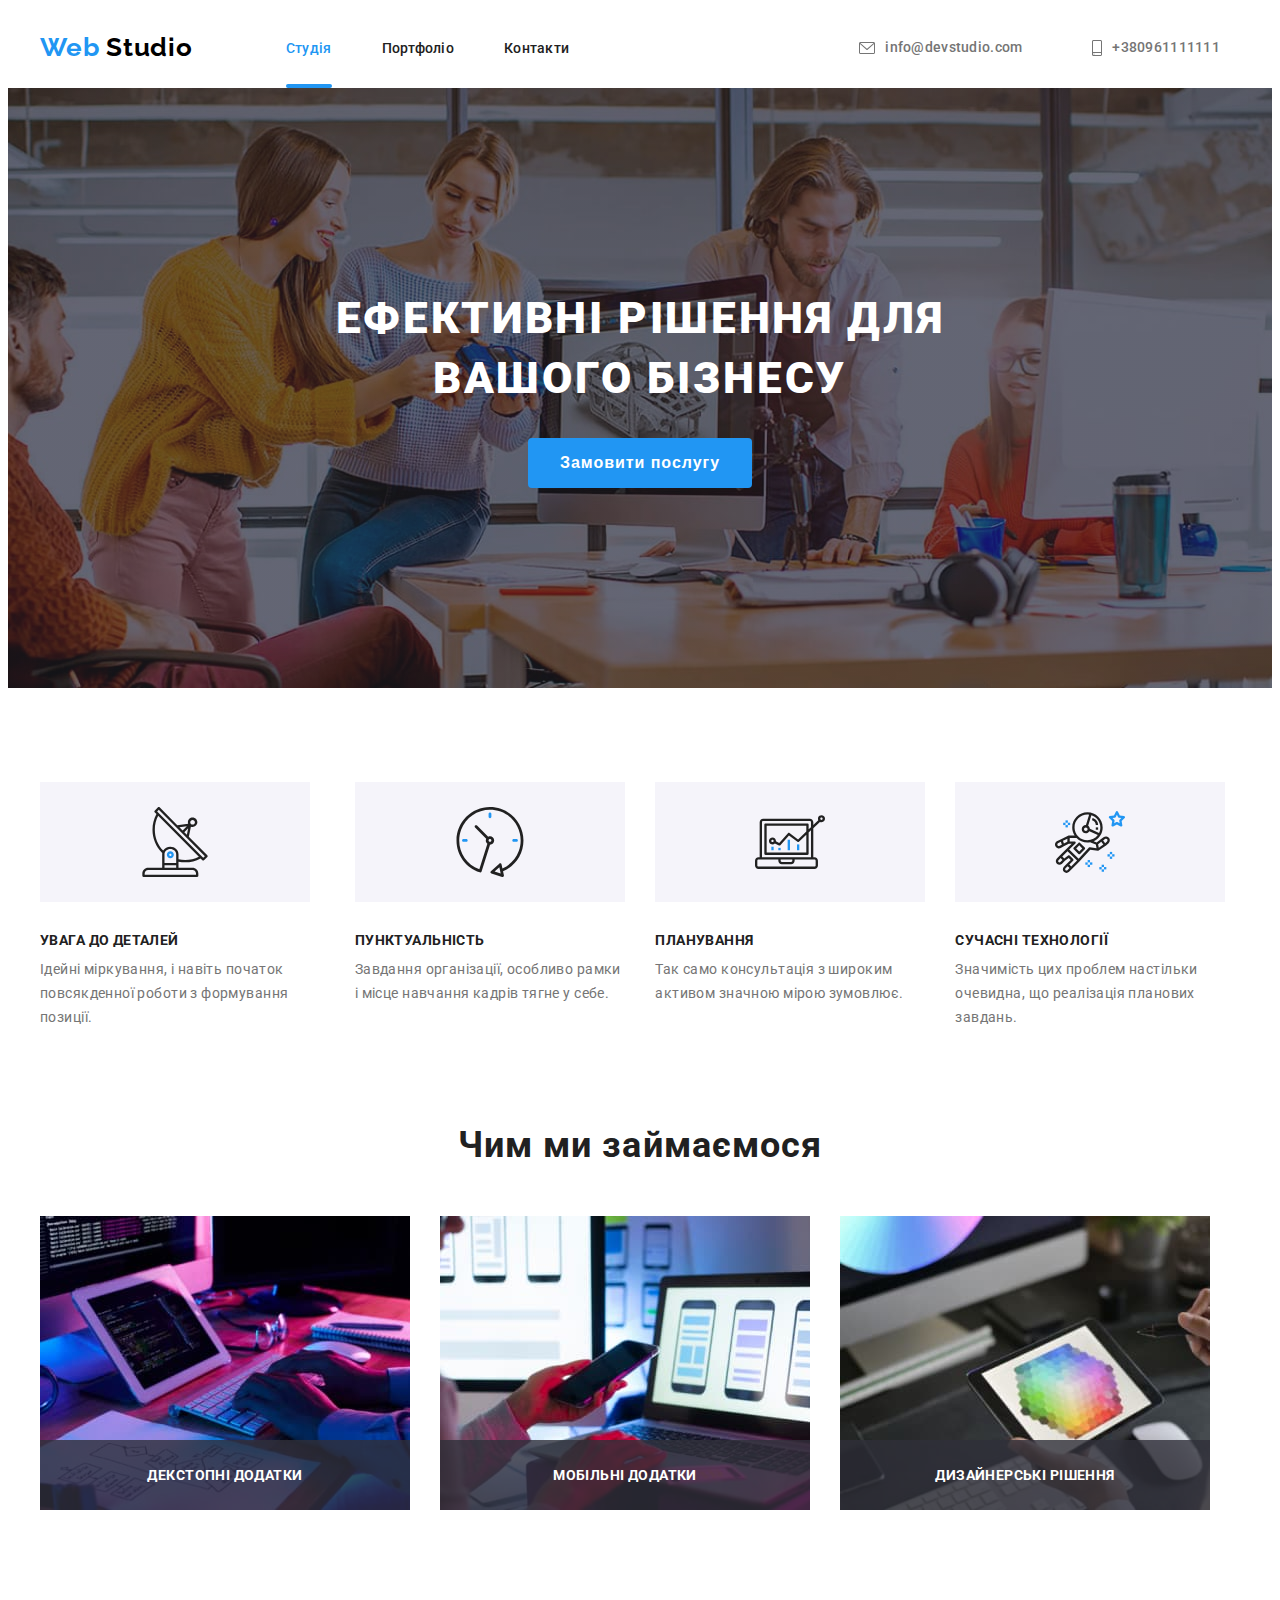
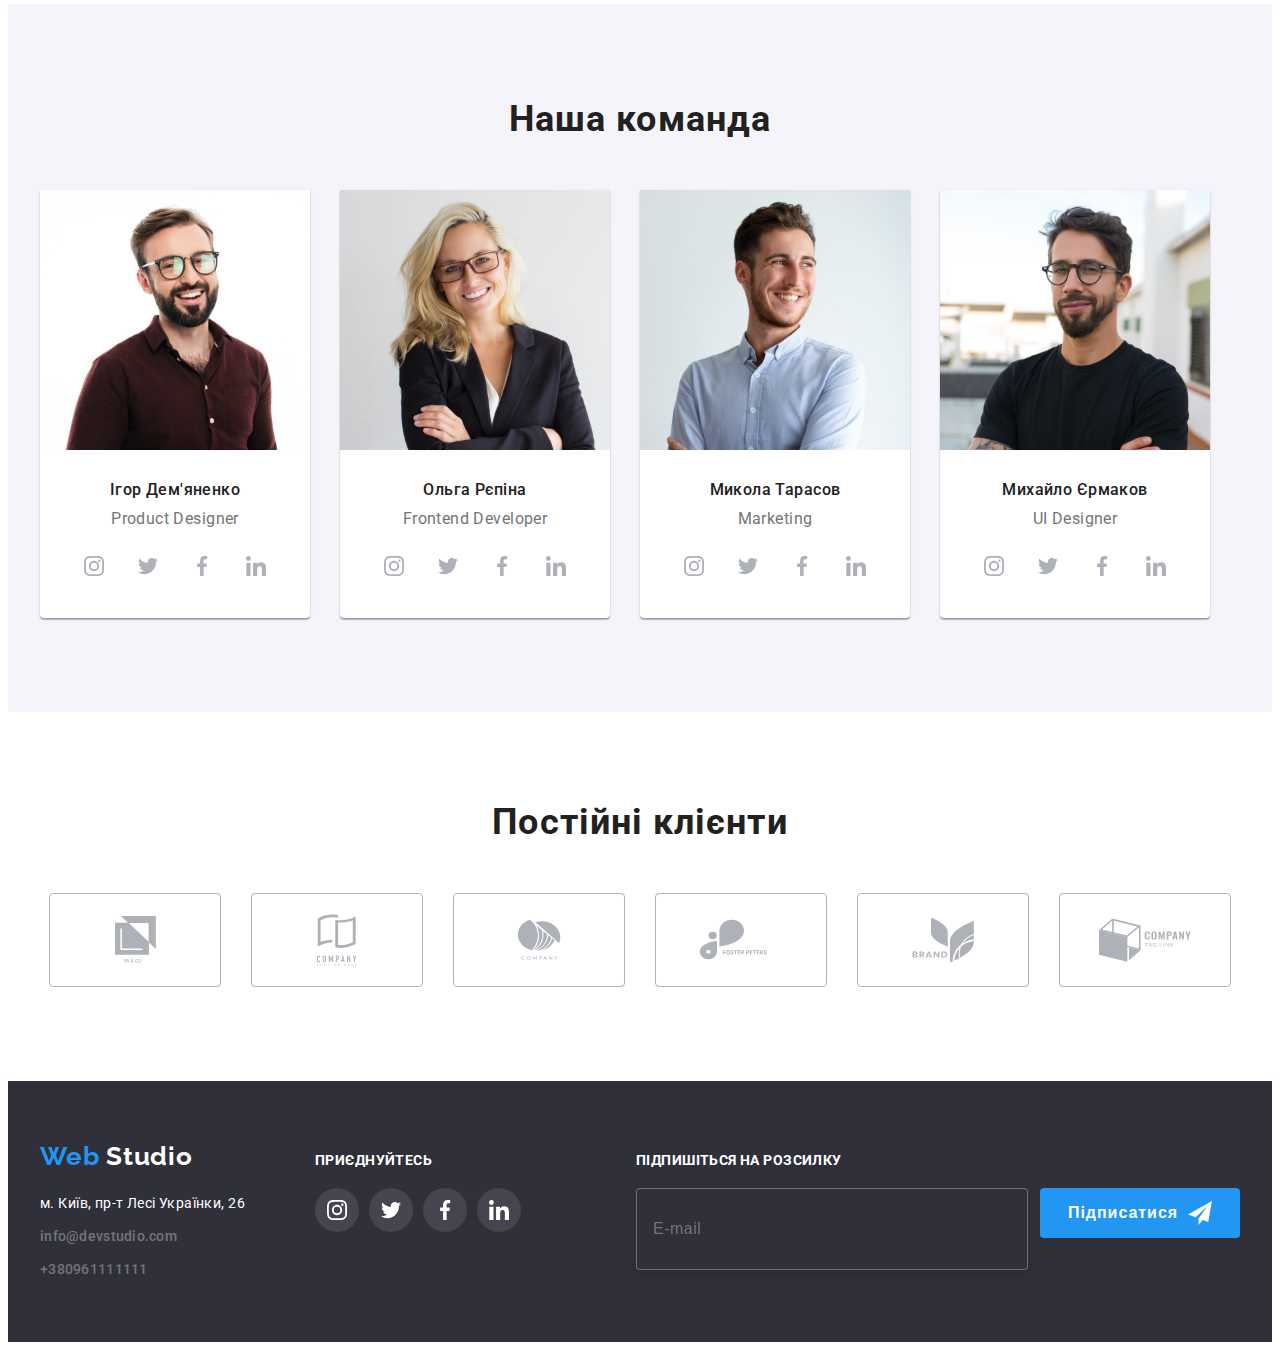
<file: index.html>
<!DOCTYPE html>
<html lang="uk">
	<head>
		<meta charset="UTF-8" />
		<meta http-equiv="X-UA-Compatible" content="IE=edge" />
		<meta name="viewport" content="width=device-width, initial-scale=1.0" />
		<title>Document</title>
		<link rel="stylesheet" href="https://cdnjs.cloudflare.com/ajax/libs/modern-normalize/1.1.0/modern-normalize.min.css" integrity="sha512-wpPYUAdjBVSE4KJnH1VR1HeZfpl1ub8YT/NKx4PuQ5NmX2tKuGu6U/JRp5y+Y8XG2tV+wKQpNHVUX03MfMFn9Q==" crossorigin="anonymous" referrerpolicy="no-referrer" />
		<link href="https://fonts.googleapis.com/css2?family=Raleway:wght@700&family=Roboto:wght@400;500;700;900&display=swap" rel="stylesheet" />
		<link rel="stylesheet" href="./css/style.css" />
	</head>

	<body>
		<header>
			<div class="container container-header">
				<a href="./index.html" class="logo-link">
					Web
					<span class="logo-first">Studio</span>
				</a>
				<nav class="nav-sect">
					<ul class="nav-list">
						<div class="nav-decor">
							<li class="nav-item"><a href="./index.html" class="nav-link current">Студія</a></li>
						</div>
						<li class="nav-item"><a href="./portfolio.html" class="nav-link">Портфоліо</a></li>
						<li class="nav-item"><a href="./index.html" class="nav-link">Контакти</a></li>
					</ul>
				</nav>
				<ul class="contacts-list">
					<li class="contacts-item">
						<a href="mailto:info@devstudio.com" class="contacts-link">
							<svg class="mailto-icon" width="16" height="12">
								<use href="./images/icons.svg/icons.svg#icon-mail"></use>
							</svg>
							info@devstudio.com
						</a>
					</li>
					<li class="contacts-item">
						<a href="tel:+380961111111" class="contacts-link">
							<svg class="smartphone-icon" width="10" height="16">
								<use href="./images/icons.svg/icons.svg#smartphone"></use>
							</svg>
							+380961111111
						</a>
					</li>
				</ul>
			</div>
		</header>
		<main>
			<div class="overlay">
				<section class="hero">
					<div class="container">
						<h1 class="hero-title">Ефективні рішення для вашого бізнесу</h1>
						<button type="button" class="hero-btn" data-modal-open>Замовити послугу</button>
					</div>
					<div class="backdrop is-hidden" data-modal>
						<div class="modal">
							<button class="btnbackdrop-close" data-modal-close>
								<svg class="backdrop-icon" width="18" height="18">
									<use href="./images/icons.svg/icons.svg#close-button"></use>
								</svg>
							</button>
							<p class="modal-title">Залиште свої дані, ми вам передзвонимо</p>

							<form class="modal-form">
								<label class="modal-field">
									<span class="modal-text">Ім'я</span>
									<input class="modal-input" type="text" name="fullname" placeholder="  " required />
									<svg class="modal-icon" width="18" height="18">
										<use href="./images/icons.svg/icons.svg#icon-modal-person"></use>
									</svg>
								</label>

								<label class="modal-field">
									<span class="modal-text">Телефон</span>
									<input class="modal-input" type="text" name="tel" placeholder="  " />
									<svg class="modal-icon" width="18" height="18">
										<use href="./images/icons.svg/icons.svg#icon-modal-phone"></use>
									</svg>
								</label>

								<label class="modal-field">
									<span class="modal-text">Пошта</span>
									<input class="modal-input" type="email" name="email" placeholder="  " />
									<svg class="modal-icon" width="18" height="18">
										<use href="./images/icons.svg/icons.svg#icon-modal-email"></use>
									</svg>
								</label>

								<label class="modal-field modal-textarea">
									<span class="modal-text">Коментар</span>
									<textarea class="modal-area" name="feedback" placeholder="Введіть текст"></textarea>
								</label>

								<label class="modal-checkbox">
									<input class="input-checkbox visually-hidden" type="checkbox" name="rules" value=" " />
									<svg class="modal-rules-icon" width="16" height="15">
										<use href="./images/icons.svg/icons.svg#icon-modal-check"></use>
										<use class="checked" href="./images/icons.svg/icons.svg#icon-modal-check1"></use>
									</svg>

									<span>
										Погоджуюся з розсилкою та приймаю
										<a class="modal-link" href="./index.html">Умови договору</a>
									</span>
								</label>

								<button class="modal-btn" type="submit">Відправити</button>
							</form>
						</div>
					</div>
				</section>
			</div>

			<section class="rules-sect">
				<div class="container">
					<h2 class="visually-hidden">Наша робота</h2>
					<ul class="rules-list">
						<li>
							<div class="icon-container">
								<svg class="rules-icon" width="70" height="70">
									<use href="./images/icons.svg/icons.svg#icon-antenna-1"></use>
								</svg>
							</div>
							<h3 class="rules-title">Увага до деталей</h3>
							<p class="rules-text">Ідейні міркування, і навіть початок повсякденної роботи з формування позиції.</p>
						</li>
						<li>
							<div class="icon-container">
								<svg class="rules-icon" width="70" height="70">
									<use href="./images/icons.svg/icons.svg#icon-clock-1"></use>
								</svg>
							</div>
							<h3 class="rules-title">Пунктуальність</h3>
							<p class="rules-text">Завдання організації, особливо рамки і місце навчання кадрів тягне у себе.</p>
						</li>
						<li>
							<div class="icon-container">
								<svg class="rules-icon" width="70" height="70">
									<use href="./images/icons.svg/icons.svg#icon-diagram-1"></use>
								</svg>
							</div>
							<h3 class="rules-title">Планування</h3>
							<p class="rules-text">Так само консультація з широким активом значною мірою зумовлює.</p>
						</li>
						<li>
							<div class="icon-container">
								<svg class="rules-icon" width="70" height="70">
									<use href="./images/icons.svg/icons.svg#icon-astronaut-1"></use>
								</svg>
							</div>
							<h3 class="rules-title">Сучасні технології</h3>
							<p class="rules-text">Значимість цих проблем настільки очевидна, що реалізація планових завдань.</p>
						</li>
					</ul>
				</div>
			</section>

			<section class="work-section">
				<div class="container">
					<h2 class="title">Чим ми займаємося</h2>
					<ul class="work-list">
						<li class="work-item">
							<img src="./images/box1.jpg" alt="Процесс кодинга с помощью разных девайсов" width="370" />

							<p class="work-text">Декстопні додатки</p>
						</li>
						<li class="work-item">
							<img src="./images/box2.jpg" alt="Использование телефона и ноутбука в работе" width="370" />

							<p class="work-text">Мобільні додатки</p>
						</li>
						<li class="work-item">
							<img src="./images/box3.jpg" alt="Иллюстрация дизайна на планшете" width="370" />

							<p class="work-text">Дизайнерські рішення</p>
						</li>
					</ul>
				</div>
			</section>

			<section class="team-section">
				<div class="container">
					<h2 class="title">Наша команда</h2>
					<ul class="team-list">
						<li class="team-item">
							<img src="./images/imagesteam/img1.jpg" alt="Участник команды мужчина в красной рубашке" width="270" />
							<div class="team-block">
								<h3 class="team-title">Ігор Дем'яненко</h3>
								<p class="team-text">Product Designer</p>
								<ul class="socials-list">
									<li>
										<a class="social-link" href="https://www.instagram.com" target="_blank" rel="noopener noreferrer" aria-label="Instagram">
											<svg class="social-icon" width="20" height="20">
												<use href="./images/icons.svg/icons.svg#icon-instagram"></use>
											</svg>
										</a>
									</li>
									<li>
										<a class="social-link" href="https://twitter.com" target="_blank" rel="noopener noreferrer" aria-label="Twitter">
											<svg class="social-icon" width="20" height="20">
												<use href="./images/icons.svg/icons.svg#icon-twitter"></use>
											</svg>
										</a>
									</li>
									<li>
										<a class="social-link" href="https://www.facebook.com" target="_blank" rel="noopener noreferrer" aria-label="Facebook">
											<svg class="social-icon" width="20" height="20">
												<use href="./images/icons.svg/icons.svg#icon-facebook"></use>
											</svg>
										</a>
									</li>
									<li>
										<a class="social-link" href="https://ua.linkedin.com" target="_blank" rel="noopener noreferrer" aria-label="Linkedin">
											<svg class="social-icon" width="20" height="20">
												<use href="./images/icons.svg/icons.svg#icon-linkedin"></use>
											</svg>
										</a>
									</li>
								</ul>
							</div>
						</li>

						<li class="team-item">
							<img src="./images/imagesteam/img2.jpg" alt="Участник команды девушка в пиджаке" width="270" />
							<div class="team-block">
								<h3 class="team-title">Ольга Рєпіна</h3>
								<p class="team-text">Frontend Developer</p>
								<ul class="socials-list">
									<li>
										<a class="social-link" href="https://www.instagram.com" target="_blank" rel="noopener noreferrer" aria-label="Instagram">
											<svg class="social-icon" width="20" height="20">
												<use href="./images/icons.svg/icons.svg#icon-instagram"></use>
											</svg>
										</a>
									</li>
									<li>
										<a class="social-link" href="https://twitter.com" target="_blank" rel="noopener noreferrer" aria-label="Twitter">
											<svg class="social-icon" width="20" height="20">
												<use href="./images/icons.svg/icons.svg#icon-twitter"></use>
											</svg>
										</a>
									</li>
									<li>
										<a class="social-link" href="https://www.facebook.com" target="_blank" rel="noopener noreferrer" aria-label="Facebook">
											<svg class="social-icon" width="20" height="20">
												<use href="./images/icons.svg/icons.svg#icon-facebook"></use>
											</svg>
										</a>
									</li>
									<li>
										<a class="social-link" href="https://ua.linkedin.com" target="_blank" rel="noopener noreferrer" aria-label="Linkedin">
											<svg class="social-icon" width="20" height="20">
												<use href="./images/icons.svg/icons.svg#icon-linkedin"></use>
											</svg>
										</a>
									</li>
								</ul>
							</div>
						</li>
						<li class="team-item">
							<img src="./images/imagesteam/img3.jpg" alt="Участник команды мужчина в синей рубашке" width="270" />
							<div class="team-block">
								<h3 class="team-title">Микола Тарасов</h3>
								<p class="team-text">Marketing</p>
								<ul class="socials-list">
									<li>
										<a class="social-link" href="https://www.instagram.com" target="_blank" rel="noopener noreferrer" aria-label="Instagram">
											<svg class="social-icon" width="20" height="20">
												<use href="./images/icons.svg/icons.svg#icon-instagram"></use>
											</svg>
										</a>
									</li>
									<li>
										<a class="social-link" href="https://twitter.com" target="_blank" rel="noopener noreferrer" aria-label="Twitter">
											<svg class="social-icon" width="20" height="20">
												<use href="./images/icons.svg/icons.svg#icon-twitter"></use>
											</svg>
										</a>
									</li>
									<li>
										<a class="social-link" href="https://www.facebook.com" target="_blank" rel="noopener noreferrer" aria-label="Facebook">
											<svg class="social-icon" width="20" height="20">
												<use href="./images/icons.svg/icons.svg#icon-facebook"></use>
											</svg>
										</a>
									</li>
									<li>
										<a class="social-link" href="https://ua.linkedin.com" target="_blank" rel="noopener noreferrer" aria-label="Linkedin">
											<svg class="social-icon" width="20" height="20">
												<use href="./images/icons.svg/icons.svg#icon-linkedin"></use>
											</svg>
										</a>
									</li>
								</ul>
							</div>
						</li>
						<li class="team-item">
							<img src="./images/imagesteam/img4.jpg" alt="Участник команды мужчина в чёрной футболке" width="270" />
							<div class="team-block">
								<h3 class="team-title">Михайло Єрмаков</h3>
								<p class="team-text">UI Designer</p>
								<ul class="socials-list">
									<li>
										<a class="social-link" href="https://www.instagram.com" target="_blank" rel="noopener noreferrer" aria-label="Instagram">
											<svg class="social-icon" width="20" height="20">
												<use href="./images/icons.svg/icons.svg#icon-instagram"></use>
											</svg>
										</a>
									</li>
									<li>
										<a class="social-link" href="https://twitter.com" target="_blank" rel="noopener noreferrer" aria-label="Twitter">
											<svg class="social-icon" width="20" height="20">
												<use href="./images/icons.svg/icons.svg#icon-twitter"></use>
											</svg>
										</a>
									</li>
									<li>
										<a class="social-link" href="https://www.facebook.com" target="_blank" rel="noopener noreferrer" aria-label="Facebook">
											<svg class="social-icon" width="20" height="20">
												<use href="./images/icons.svg/icons.svg#icon-facebook"></use>
											</svg>
										</a>
									</li>
									<li>
										<a class="social-link" href="https://ua.linkedin.com" target="_blank" rel="noopener noreferrer" aria-label="Linkedin">
											<svg class="social-icon" width="20" height="20">
												<use href="./images/icons.svg/icons.svg#icon-linkedin"></use>
											</svg>
										</a>
									</li>
								</ul>
							</div>
						</li>
					</ul>
				</div>
			</section>
			<section class="clients-sect">
				<div class="container">
					<h2 class="title">Постійні клієнти</h2>
					<ul class="company-list">
						<li>
							<a class="company-link" href="https://twitter.com" target="_blank" rel="noopener noreferrer">
								<svg class="company-icon" width="41" height="47">
									<use href="./images/icons.svg/icons.svg#icon-group1"></use>
								</svg>
							</a>
						</li>
						<li>
							<a class="company-link" href="https://twitter.com" target="_blank" rel="noopener noreferrer">
								<svg class="company-icon" width="40" height="52">
									<use href="./images/icons.svg/icons.svg#icon-group2"></use>
								</svg>
							</a>
						</li>
						<li>
							<a class="company-link" href="https://twitter.com" target="_blank" rel="noopener noreferrer">
								<svg class="company-icon" width="44" height="41">
									<use href="./images/icons.svg/icons.svg#icon-group3"></use>
								</svg>
							</a>
						</li>
						<li>
							<a class="company-link" href="https://twitter.com" target="_blank" rel="noopener noreferrer">
								<svg class="company-icon" width="85" height="41">
									<use href="./images/icons.svg/icons.svg#icon-group4"></use>
								</svg>
							</a>
						</li>
						<li>
							<a class="company-link" href="https://twitter.com" target="_blank" rel="noopener noreferrer">
								<svg class="company-icon" width="63" height="46">
									<use href="./images/icons.svg/icons.svg#icon-group5"></use>
								</svg>
							</a>
						</li>
						<li>
							<a class="company-link" href="https://twitter.com" target="_blank" rel="noopener noreferrer">
								<svg class="company-icon" width="94" height="44">
									<use href="./images/icons.svg/icons.svg#icon-group6"></use>
								</svg>
							</a>
						</li>
					</ul>
				</div>
			</section>
		</main>
		<footer class="footer">
			<div class="container stylefooter-block">
				<div class="info-block">
					<a href="./index.html" class="footer-logo">
						Web
						<span class="logo-second">Studio</span>
					</a>

					<address>
						<ul class="address-list">
							<li class="address-item">
								<a href="https://goo.gl/maps/oQ1zAfRvta3EiJCr7" target="_blank" rel="noopener, nofollow" class="address-link">м. Київ, пр-т Лесі Українки, 26</a>
							</li>
							<li class="address-item">
								<a href="mailto:info@devstudio.com" class="contacts-link">info@devstudio.com</a>
							</li>
							<li class="address-item"><a href="tel:+380961111111" class="contacts-link">+380961111111</a></li>
						</ul>
					</address>
				</div>
				<div class="company-block">
					<h3 class="company-title">Приєднуйтесь</h3>
					<ul class="company-soc-list">
						<li>
							<a class="company-soc-link" href="https://www.instagram.com" target="_blank" rel="noopener noreferrer" aria-label="Instagram">
								<svg class="company-soc-icon" width="20" height="20">
									<use href="./images/icons.svg/icons.svg#icon-instagram"></use>
								</svg>
							</a>
						</li>
						<li>
							<a class="company-soc-link" href="https://twitter.com" target="_blank" rel="noopener noreferrer" aria-label="Twitter">
								<svg class="company-soc-icon" width="20" height="20">
									<use href="./images/icons.svg/icons.svg#icon-twitter"></use>
								</svg>
							</a>
						</li>
						<li>
							<a class="company-soc-link" href="https://www.facebook.com" target="_blank" rel="noopener noreferrer" aria-label="Facebook">
								<svg class="company-soc-icon" width="20" height="20">
									<use href="./images/icons.svg/icons.svg#icon-facebook"></use>
								</svg>
							</a>
						</li>
						<li>
							<a class="company-soc-link" href="https://ua.linkedin.com" target="_blank" rel="noopener noreferrer" aria-label="Linkedin">
								<svg class="company-soc-icon" width="20" height="20">
									<use href="./images/icons.svg/icons.svg#icon-linkedin"></use>
								</svg>
							</a>
						</li>
					</ul>
				</div>

				<div class="subscribe-block">
					<h3 class="company-title">Підпишіться на розсилку</h3>

					<div class="mail-block">
						<label class="mail-field">
							<input class="mail-form" type="email" name="email" placeholder="E-mail" required />
						</label>
						<button class="subscribe-button" type="submit">
							Підписатися
							<svg class="icon-send" width="24" height="24">
								<use href="./images/icons.svg/icons.svg#icon-send"></use>
							</svg>
						</button>
					</div>
				</div>
			</div>
		</footer>
		<script src="./js/modal.js"></script>
	</body>
</html>
</file>
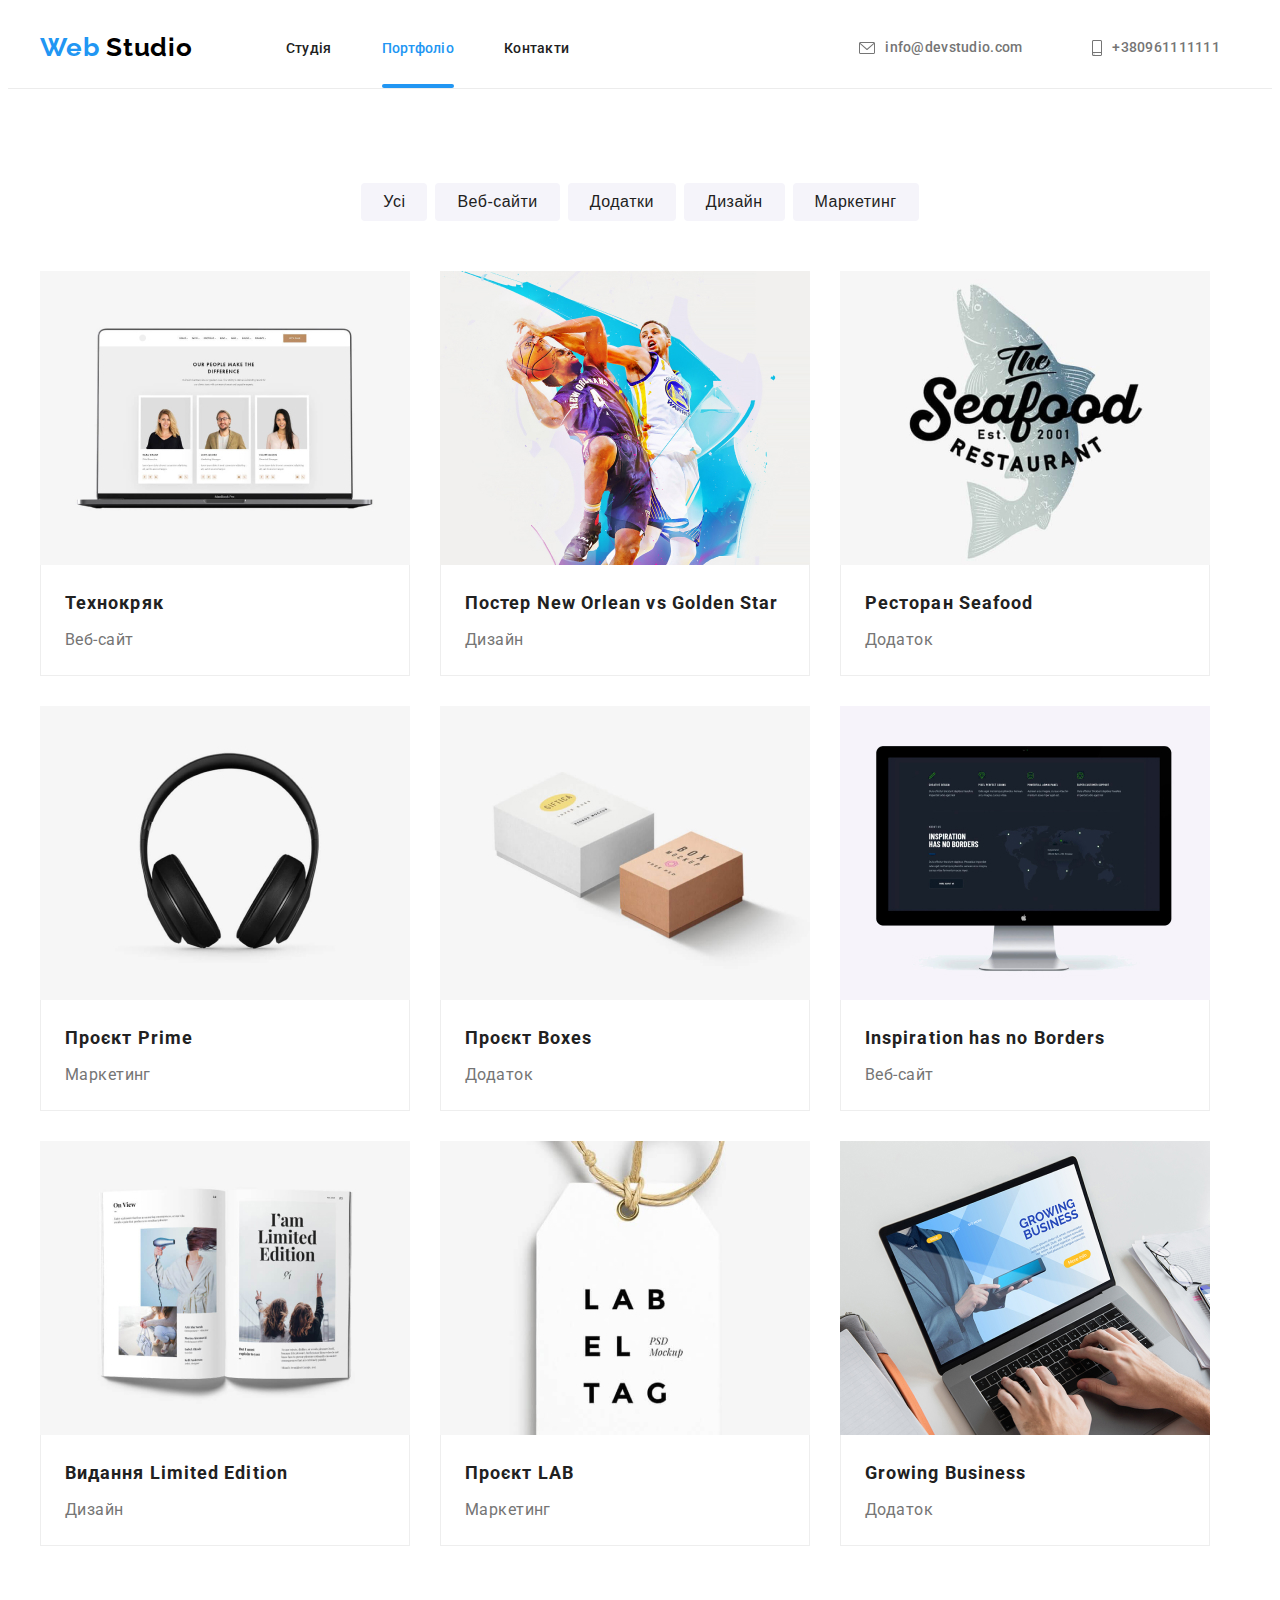
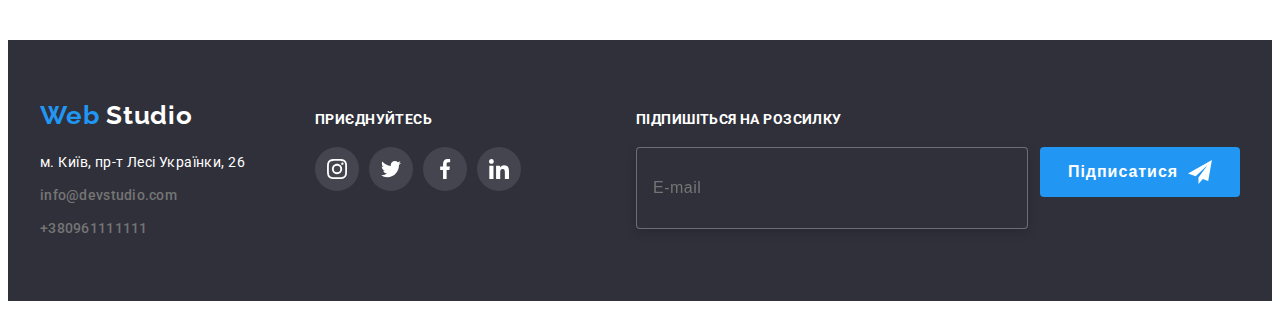
<file: portfolio.html>
<!DOCTYPE html>
<html lang="en">
	<head>
		<meta charset="UTF-8" />
		<meta http-equiv="X-UA-Compatible" content="IE=edge" />
		<meta name="viewport" content="width=device-width, initial-scale=1.0" />
		<link rel="preconnect" href="https://fonts.googleapis.com" />
		<link rel="preconnect" href="https://fonts.gstatic.com" crossorigin />
		<title>Document</title>
		<link rel="stylesheet" href="https://cdnjs.cloudflare.com/ajax/libs/modern-normalize/1.1.0/modern-normalize.min.css" integrity="sha512-wpPYUAdjBVSE4KJnH1VR1HeZfpl1ub8YT/NKx4PuQ5NmX2tKuGu6U/JRp5y+Y8XG2tV+wKQpNHVUX03MfMFn9Q==" crossorigin="anonymous" referrerpolicy="no-referrer" />
		<link href="https://fonts.googleapis.com/css2?family=Raleway:wght@700&family=Roboto:wght@400;500;700;900&display=swap" rel="stylesheet" />
		<link rel="stylesheet" href="./css/style.css" />
	</head>
	<body>
		<header class="header-portfolio">
			<div class="container container-header">
				<a href="./index.html" class="logo-link">
					Web
					<span class="logo-first">Studio</span>
				</a>
				<nav class="nav-sect">
					<ul class="nav-list">
						<li class="nav-item"><a href="./index.html" class="nav-link">Студія</a></li>
						<li class="nav-item"><a href="./portfolio.html" class="nav-link current">Портфоліо</a></li>
						<li class="nav-item"><a href="./index.html" class="nav-link">Контакти</a></li>
					</ul>
				</nav>
				<ul class="contacts-list">
					<li class="contacts-item">
						<a href="mailto:info@devstudio.com" class="contacts-link">
							<svg class="mailto-icon" width="16" height="12">
								<use href="./images/icons.svg/icons.svg#icon-mail"></use>
							</svg>
							info@devstudio.com
						</a>
					</li>
					<li class="contacts-item">
						<a href="tel:+380961111111" class="contacts-link">
							<svg class="smartphone-icon" width="10" height="16">
								<use href="./images/icons.svg/icons.svg#smartphone"></use>
							</svg>
							+380961111111
						</a>
					</li>
				</ul>
			</div>
		</header>
		<main>
			<section class="main-sect">
				<div class="container">
					<h1 class="visually-hidden">Наші проекти</h1>
					<ul class="nav-projects-list">
						<li><button type="button" class="nav-projects-btn">Усі</button></li>
						<li>
							<button type="button" class="nav-projects-btn">Веб-сайти</button>
						</li>
						<li>
							<button type="button" class="nav-projects-btn">Додатки</button>
						</li>
						<li>
							<button type="button" class="nav-projects-btn">Дизайн</button>
						</li>
						<li>
							<button type="button" class="nav-projects-btn">Маркетинг</button>
						</li>
					</ul>
					<ul class="projects-list">
						<li class="projects-item">
							<a href="./portfolio.html" class="projects-link link">
								<div class="projects-thumb">
									<img src="./images/portfolio/img1.jpg" alt="Екран с нашей командой" width="370" />
									<div class="overlay-thumb">
										<p class="overlay-text">Ресурс пропонує комплексні пропозиції з різним рівнем функціоналу та сервісів. Все це дозволить відвідувачу отримати вичерпні відомості про компанію чи приватну особу.</p>
									</div>
								</div>

								<div class="projects-block">
									<h2 class="projects-title">Технокряк</h2>
									<p class="projects-text">Веб-сайт</p>
								</div>
							</a>
						</li>

						<li class="projects-item">
							<a href="./portfolio.html" class="projects-link link">
								<div class="projects-thumb">
									<img src="./images/portfolio/img2.jpg" alt="Игра в баскетбол" width="370" />
									<div class="overlay-thumb">
										<p class="overlay-text">Ресурс пропонує комплексні пропозиції з різним рівнем функціоналу та сервісів. Все це дозволить відвідувачу отримати вичерпні відомості про компанію чи приватну особу.</p>
									</div>
								</div>
								<div class="projects-block">
									<h2 class="projects-title">Постер New Orlean vs Golden Star</h2>
									<p class="projects-text">Дизайн</p>
								</div>
							</a>
						</li>
						<li class="projects-item">
							<a href="./portfolio.html" class="projects-link link">
								<div class="projects-thumb">
									<img src="./images/portfolio/img3.jpg" alt="Логотип ресторана seafood" width="370" />
									<div class="overlay-thumb">
										<p class="overlay-text">Ресурс пропонує комплексні пропозиції з різним рівнем функціоналу та сервісів. Все це дозволить відвідувачу отримати вичерпні відомості про компанію чи приватну особу.</p>
									</div>
								</div>
								<div class="projects-block">
									<h2 class="projects-title">Ресторан Seafood</h2>
									<p class="projects-text">Додаток</p>
								</div>
							</a>
						</li>
						<li class="projects-item">
							<a href="./portfolio.html" class="projects-link link">
								<div class="projects-thumb">
									<img src="./images/portfolio/img4.jpg" alt="Наушники" width="370" />
									<div class="overlay-thumb">
										<p class="overlay-text">Ресурс пропонує комплексні пропозиції з різним рівнем функціоналу та сервісів. Все це дозволить відвідувачу отримати вичерпні відомості про компанію чи приватну особу.</p>
									</div>
								</div>
								<div class="projects-block">
									<h2 class="projects-title">Проєкт Prime</h2>
									<p class="projects-text">Маркетинг</p>
								</div>
							</a>
						</li>
						<li class="projects-item">
							<a href="./portfolio.html" class="projects-link link">
								<div class="projects-thumb">
									<img src="./images/portfolio/img5.jpg" alt="Две коробки" width="370" />
									<div class="overlay-thumb">
										<p class="overlay-text">Ресурс пропонує комплексні пропозиції з різним рівнем функціоналу та сервісів. Все це дозволить відвідувачу отримати вичерпні відомості про компанію чи приватну особу.</p>
									</div>
								</div>
								<div class="projects-block">
									<h2 class="projects-title">Проєкт Boxes</h2>
									<p class="projects-text">Додаток</p>
								</div>
							</a>
						</li>
						<li class="projects-item">
							<a href="./portfolio.html" class="projects-link link">
								<div class="projects-thumb">
									<img src="./images/portfolio/img6.jpg" alt="Екран с картой мира" width="370" />
									<div class="overlay-thumb">
										<p class="overlay-text">Ресурс пропонує комплексні пропозиції з різним рівнем функціоналу та сервісів. Все це дозволить відвідувачу отримати вичерпні відомості про компанію чи приватну особу.</p>
									</div>
								</div>
								<div class="projects-block">
									<h2 class="projects-title">Inspiration has no Borders</h2>
									<p class="projects-text">Веб-сайт</p>
								</div>
							</a>
						</li>
						<li class="projects-item">
							<a href="./portfolio.html" class="projects-link link">
								<div class="projects-thumb">
									<img src="./images/portfolio/img7.jpg" alt="Книга с темой индивидуальности" width="370" />
									<div class="overlay-thumb">
										<p class="overlay-text">Ресурс пропонує комплексні пропозиції з різним рівнем функціоналу та сервісів. Все це дозволить відвідувачу отримати вичерпні відомості про компанію чи приватну особу.</p>
									</div>
								</div>
								<div class="projects-block">
									<h2 class="projects-title">Видання Limited Edition</h2>
									<p class="projects-text">Дизайн</p>
								</div>
							</a>
						</li>
						<li class="projects-item">
							<a href="./portfolio.html" class="projects-link link">
								<div class="projects-thumb">
									<img src="./images/portfolio/img8.jpg" alt="Логотип компании на бумажном изделии" width="370" />
									<div class="overlay-thumb">
										<p class="overlay-text">Ресурс пропонує комплексні пропозиції з різним рівнем функціоналу та сервісів. Все це дозволить відвідувачу отримати вичерпні відомості про компанію чи приватну особу.</p>
									</div>
								</div>
								<div class="projects-block">
									<h2 class="projects-title">Проєкт LAB</h2>
									<p class="projects-text">Маркетинг</p>
								</div>
							</a>
						</li>
						<li class="projects-item">
							<a href="./portfolio.html" class="projects-link link">
								<div class="projects-thumb">
									<img src="./images/portfolio/img9.jpg" alt="Ноутбук с изображением сайта" width="370" />
									<div class="overlay-thumb">
										<p class="overlay-text">Ресурс пропонує комплексні пропозиції з різним рівнем функціоналу та сервісів. Все це дозволить відвідувачу отримати вичерпні відомості про компанію чи приватну особу.</p>
									</div>
								</div>
								<div class="projects-block">
									<h2 class="projects-title">Growing Business</h2>
									<p class="projects-text">Додаток</p>
								</div>
							</a>
						</li>
					</ul>
				</div>
			</section>
		</main>
		<footer class="footer">
			<div class="container stylefooter-block">
				<div class="info-block">
					<a href="./index.html" class="footer-logo">
						Web
						<span class="logo-second">Studio</span>
					</a>

					<address>
						<ul class="address-list">
							<li class="address-item">
								<a href="https://goo.gl/maps/oQ1zAfRvta3EiJCr7" target="_blank" rel="noopener, nofollow" class="address-link">м. Київ, пр-т Лесі Українки, 26</a>
							</li>
							<li class="address-item">
								<a href="mailto:info@devstudio.com" class="contacts-link">info@devstudio.com</a>
							</li>
							<li class="address-item"><a href="tel:+380961111111" class="contacts-link">+380961111111</a></li>
						</ul>
					</address>
				</div>
				<div class="company-block">
					<h3 class="company-title">Приєднуйтесь</h3>
					<ul class="company-soc-list">
						<li>
							<a class="company-soc-link" href="https://www.instagram.com" target="_blank" rel="noopener noreferrer" aria-label="Instagram">
								<svg class="company-soc-icon" width="20" height="20">
									<use href="./images/icons.svg/icons.svg#icon-instagram"></use>
								</svg>
							</a>
						</li>
						<li>
							<a class="company-soc-link" href="https://twitter.com" target="_blank" rel="noopener noreferrer" aria-label="Twitter">
								<svg class="company-soc-icon" width="20" height="20">
									<use href="./images/icons.svg/icons.svg#icon-twitter"></use>
								</svg>
							</a>
						</li>
						<li>
							<a class="company-soc-link" href="https://www.facebook.com" target="_blank" rel="noopener noreferrer" aria-label="Facebook">
								<svg class="company-soc-icon" width="20" height="20">
									<use href="./images/icons.svg/icons.svg#icon-facebook"></use>
								</svg>
							</a>
						</li>
						<li>
							<a class="company-soc-link" href="https://ua.linkedin.com" target="_blank" rel="noopener noreferrer" aria-label="Linkedin">
								<svg class="company-soc-icon" width="20" height="20">
									<use href="./images/icons.svg/icons.svg#icon-linkedin"></use>
								</svg>
							</a>
						</li>
					</ul>
				</div>

				<div class="subscribe-block">
					<h3 class="company-title">Підпишіться на розсилку</h3>

					<div class="mail-block">
						<label class="mail-field">
							<input class="mail-form" type="email" name="email" placeholder="E-mail" required />
						</label>
						<button class="subscribe-button" type="submit">
							Підписатися
							<svg class="icon-send" width="24" height="24">
								<use href="./images/icons.svg/icons.svg#icon-send"></use>
							</svg>
						</button>
					</div>
				</div>
			</div>
		</footer>
	</body>
</html>
</file>
<file: css/style.css>
:root {
	--main-color: #212121;
	--second-color: #757575;
	--light-color: #ffffff;
	--accent-color: #2196f3;
}

body {
	font-family: "Roboto";
	font-size: 14px;
	color: var(--second-color);
	letter-spacing: 0.03em;
}

h1,
h2,
h3,
h4,
h5,
h6,
p {
	margin: 0;
}

ul {
	list-style: none;
	padding-left: 0;
	margin: 0;
}

img {
	display: block;
	max-width: 100%;
	height: auto;
}

.link {
	text-decoration: none;
}

.container {
	width: 1200px;
	padding-left: 15px;
	padding-right: 15px;
	margin: 0 auto;
}

/* Наш хедер */

.container-header {
	display: flex;
	text-align: center;
	align-items: center;
}

.logo-link {
	font-family: "Raleway";
	font-weight: 700;
	font-size: 26px;
	line-height: calc(31 / 26);
	color: var(--accent-color);
	letter-spacing: 0.03em;
	text-decoration: none;
	padding-top: 24px;
	padding-bottom: 25px;
}

.logo-first {
	color: #000000;
}

.nav-list {
	list-style: none;
	display: flex;
	gap: 50px;
}

.nav-link {
	font-weight: 500;
	line-height: calc(16 / 14);
	letter-spacing: 0.02em;
	color: var(--main-color);
	text-decoration: none;
	padding-top: 32px;
	padding-bottom: 32px;
	position: relative;

	transition-property: color;
	transition-duration: 250ms;
	transition-timing-function: cubic-bezier(0.4, 0, 0.2, 1);
}

.current {
	color: var(--accent-color);
}

.nav-item {
}

.nav-link:focus,
.nav-link:hover,
.contacts-link:focus,
.contacts-link:hover {
	color: var(--accent-color);
}

/* Елемент афтер,  */

.nav-decor {
	position: relative;
}

.nav-link.current::after {
	content: "";
	display: block;
	position: absolute;
	left: 0;
	bottom: 0;
	width: 100%;
	height: 4px;
	background-color: #2196f3;
	border-radius: 2px;
}

.nav-sect {
	margin-left: 93px;
}

.contacts-list {
	list-style: none;
	display: flex;
	margin-left: auto;
	gap: 50px;
}

.contacts-item {
	display: flex;
	align-items: center;
	gap: 10px;
	margin-right: 20px;
}

.contacts-link {
	font-weight: 500;
	line-height: 1.14;
	letter-spacing: 0.02em;
	text-decoration: none;
	color: var(--second-color);
	line-height: 1.71;
	display: flex;
	align-items: center;
	transition-property: color;
	transition-duration: 250ms;
	transition-timing-function: cubic-bezier(0.4, 0, 0.2, 1);
}

.mailto-icon {
	fill: currentColor;
	margin-right: 10px;
}

.mailto-icon:hover,
.mailto-icon:focus {
	fill: #188ce8;
}

.smartphone-icon {
	fill: currentColor;
	margin-right: 10px;
}

.smartphone-icon:hover,
.smartphone-icon:focus {
	fill: #188ce8;
}

/* Страница герой */

.hero {
	background-color: #2f303a;
	padding: 200px 0;
	background-image: linear-gradient(rgba(47, 48, 58, 0.4), rgba(47, 48, 58, 0.4)), url(../images/imagesteam/imgheader.jpg);

	background-repeat: no-repeat;
	background-position: center;
	background-size: cover;
	max-width: 1600px;
	max-height: 600px;
	margin-left: auto;
	margin-right: auto;
}

.hero-title {
	font-weight: 900;
	font-size: 44px;
	line-height: calc(60 / 44);
	text-align: center;
	letter-spacing: 0.06em;
	text-transform: uppercase;
	color: var(--light-color);
	display: block;
	width: 696px;
	margin-left: auto;
	margin-right: auto;
}

.hero-btn .rules-list {
	list-style: none;
}

.hero-btn {
	font-weight: 700;
	font-size: 16px;
	line-height: calc(30 / 16);
	text-align: center;
	display: block;
	align-items: center;
	letter-spacing: 0.06em;
	color: var(--light-color);
	background-color: var(--accent-color);
	cursor: pointer;
	margin-left: auto;
	margin-right: auto;
	margin-top: 30px;
	padding: 10px 32px;
	border-radius: 4px;
	border: none;
}

.hero-btn:hover,
.hero-btn:focus {
	background-color: #188ce8;
}

/* Модальное окно */

.backdrop {
	position: fixed;
	background: rgba(0, 0, 0, 0.2);
	top: 0;
	left: 0;
	width: 100%;
	height: 100%;
	opacity: 1;
	visibility: visible;
	transition-property: opacity, visibility;
	transition-duration: 250ms;
	transition-timing-function: cubic-bezier(0.4, 0, 0.2, 1);
}

.backdrop.is-hidden {
	visibility: hidden;
	pointer-events: none;
	opacity: 0;
}

.modal {
	padding: 40px;
	width: 528px;
	height: 581px;
	background-color: var(--light-color);
	position: absolute;
	left: 50%;
	top: 50%;
	transform: translate(-50%, -50%);
}

.btnbackdrop-close {
	position: absolute;
	top: 0;
	right: 0;
	margin-top: 8px;
	margin-right: 8px;
	border: 1px solid rgba(0, 0, 0, 0.1);
	border-radius: 50%;
	width: 30px;
	height: 30px;
	background-color: var(--light-color);
	display: flex;
	justify-content: center;
	align-items: center;
	cursor: pointer;
}

.btnbackdrop-close:hover > .backdrop-icon {
	fill: var(--accent-color);
}

.backdrop-icon {
	display: block;
	fill: #000;
	transition-property: fill;
	transition-duration: 250ms;
	transition-timing-function: cubic-bezier(0.4, 0, 0.2, 1);
}

.modal-title {
	font-weight: 700;
	font-size: 20px;
	line-height: 23px;
	text-align: center;
	letter-spacing: 0.03em;
	color: var(--main-color);
}

.modal-form {
	margin-top: 12px;
}

.modal-thumb {
}

.modal-input {
	width: 100%;
	height: 40px;
	border: 1px solid rgba(33, 33, 33, 0.2);
	border-radius: 4px;

	padding-left: 42px;
	padding-top: 12px;
	padding-bottom: 12px;
	outline: none;

	transition-property: border;
	transition-duration: 250ms;
	transition-timing-function: cubic-bezier(0.4, 0, 0.2, 1);
}

.modal-area {
	resize: none;
	width: 100%;
	height: 120px;
	border: 1px solid rgba(33, 33, 33, 0.2);
	border-radius: 4px;
	padding-left: 16px;
	padding-top: 12px;
	outline: none;
	transition-property: border;
	transition-duration: 250ms;
	transition-timing-function: cubic-bezier(0.4, 0, 0.2, 1);
}

.modal-field > .modal-input:focus,
.modal-field > .modal-input:hover {
	border: 1px solid var(--accent-color);
}

.modal-input:hover + .modal-icon,
.modal-input:focus + .modal-icon {
	fill: var(--accent-color);
}

.modal-input:not(:placeholder-shown) ~ .modal-icon {
	fill: var(--accent-color);
}

.modal-field > .modal-area:focus,
.modal-field > .modal-area:hover {
	border: 1px solid var(--accent-color);
}

.modal-field {
	position: relative;
	display: block;
	margin-bottom: 10px;
}

.modal-textarea {
	margin-bottom: 10px;
}

.modal-icon {
	position: absolute;
	top: 50%;
	left: 12px;

	fill: var(--main-color);
	transition-property: fill;
	transition-duration: 250ms;
	transition-timing-function: cubic-bezier(0.4, 0, 0.2, 1);
}

.modal-text {
	display: block;
	margin-bottom: 4px;
	font-size: 12px;
	line-height: calc(14 / 12);
	letter-spacing: 0.01em;
	color: var(--second-color);
}

.modal-checkbox {
	display: flex;
	justify-content: center;
	gap: 10px;
}

.checked {
	opacity: 0;
	transition-property: opacity;
	transition-duration: 250ms;
	transition-timing-function: cubic-bezier(0.4, 0, 0.2, 1);
}

.input-checkbox:checked ~ .modal-rules-icon .checked {
	opacity: 1;
}

.modal-btn {
	display: block;
	margin-top: 30px;
	margin-left: auto;
	margin-right: auto;
	width: 200px;
	padding-top: 18px;
	padding-bottom: 18px;
	background: #2196f3;
	color: var(--light-color);
	box-shadow: 0px 4px 4px rgba(0, 0, 0, 0.15);
	border-radius: 4px;
	border: none;
	align-items: center;
	text-align: center;
	letter-spacing: 0.06em;
	cursor: pointer;
}

.modal-link {
	color: var(--accent-color);
}

/* Наша работа, основные принципы */

.rules-sect {
	padding: 94px 0;
}

.visually-hidden {
	position: absolute;
	width: 1px;
	height: 1px;
	margin: -1px;
	border: 0;
	padding: 0;
	white-space: nowrap;
	clip-path: inset(100%);
	clip: rect(0 0 0 0);
	overflow: hidden;
}

.rules-title {
	font-weight: 700;
	line-height: calc(16 / 14);
	letter-spacing: 0.03em;
	text-transform: uppercase;
	color: var(--main-color);
	margin-bottom: 10px;
	font-size: 14px;
}

.rules-text {
	line-height: 1.71;
}

.rules-list {
	list-style: none;
	display: flex;
	gap: 30px;
}

.icon-container {
	width: 270px;
	height: 120px;
	background-color: #f5f4fa;
	margin-bottom: 30px;
}

.rules-icon {
	margin: 25px 100px;
}

/* Чем мы занимаемся */

.work-section {
	padding-bottom: 94px;
}

.title {
	font-weight: 700;
	font-size: 36px;
	line-height: calc(42 / 36);
	text-align: center;
	letter-spacing: 0.03em;
	color: var(--main-color);
}

.work-list {
	list-style: none;
	display: flex;
	gap: 30px;
	margin-top: 50px;
}
.work-item {
	z-index: -1;
	width: 370px;
	position: relative;
}

.work-text {
	font-weight: 700;
	line-height: calc(16 / 14);
	text-transform: uppercase;
	color: var(--light-color);

	position: absolute;
	background: rgba(47, 48, 58, 0.8);
	width: 100%;
	height: 70px;
	bottom: 0;
	display: flex;
	align-items: center;
	justify-content: center;
}

/* Наша команда */

.team-list {
	list-style: none;
	display: flex;
	margin-top: 50px;
	gap: 30px;
}

.team-item {
	background: #ffffff;
	box-shadow: 0px 1px 3px rgba(0, 0, 0, 0.12), 0px 1px 1px rgba(0, 0, 0, 0.14), 0px 2px 1px rgba(0, 0, 0, 0.2);
	border-radius: 0px 0px 4px 4px;
}

.team-block {
	padding: 30px 0;
}

.team-title {
	font-weight: 500;
	font-size: 16px;
	line-height: calc(19 / 16);
	text-align: center;
	color: var(--main-color);
}

.team-text {
	font-size: 16px;
	line-height: calc(19 / 16);
	text-align: center;
	margin-top: 10px;
}

.team-section {
	background-color: #f5f4fa;
	padding-top: 94px;
	padding-bottom: 94px;
}

/* Иконки команды */

.socials-list {
	display: flex;
	gap: 10px;
	justify-content: center;
	margin-top: 16px;
}

.social-link {
	width: 44px;
	height: 44px;
	display: flex;
	justify-content: center;
	align-items: center;
	color: #afb1b8;
	border-radius: 50%;
	transition-property: color, background-color;
	transition-duration: 250ms;
	transition-timing-function: cubic-bezier(0.4, 0, 0.2, 1);
}

.social-icon {
	fill: currentColor;
}

.social-link:hover,
.social-link:focus {
	background-color: #2196f3;
	color: var(--light-color);
}

/* Секция компании  */

.clients-sect {
	padding-top: 89px;
	padding-bottom: 94px;
}

.company-list {
	gap: 30px;
	display: flex;
	justify-content: center;
	margin-top: 50px;
}

.company-link {
	width: 170px;
	height: 92px;
	display: flex;
	justify-content: center;
	align-items: center;
	border: 1px solid #afb1b8;
	color: #afb1b8;
	border-radius: 4px;
	transition-property: color, border;
	transition-duration: 250ms;
	transition-timing-function: cubic-bezier(0.4, 0, 0.2, 1);
}

.company-icon {
	fill: currentColor;
}

.company-link:hover,
.company-link:focus {
	border: 1px solid #2196f3;
	color: #2196f3;
}

.address-list {
	list-style: none;
}

.address-item {
	margin-bottom: 9px;
}

.address-item:last-child {
	margin-bottom: 0px;
}

.address-link {
	text-decoration: none;
	color: var(--light-color);
	line-height: 1.71;
}

.logo-second {
	color: var(--light-color);
}

.footer {
	background-color: #2f303a;
	padding-top: 60px;
	padding-bottom: 60px;
}

.footer-logo {
	font-family: "Raleway";
	font-weight: 700;
	font-size: 26px;
	line-height: calc(31 / 26);
	color: var(--accent-color);
	letter-spacing: 0.03em;
	text-decoration: none;
}

address {
	font-style: normal;
	margin-top: 20px;
}

.info-block {
}

.company-block {
	margin-left: 70px;
}

.stylefooter-block {
	display: flex;
	align-items: baseline;
}

.company-title {
	font-weight: 700;
	font-size: 14px;
	line-height: 16px;
	color: var(--light-color);
	text-transform: uppercase;
	margin-bottom: 20px;
}

.company-soc-list {
	display: flex;
	gap: 10px;
	justify-content: center;
	margin-top: 16px;
}

.company-soc-link {
	width: 44px;
	height: 44px;
	display: flex;
	justify-content: center;
	align-items: center;
	background-color: rgba(255, 255, 255, 0.1);
	border-radius: 50%;
	transition-property: background-color;
	transition-duration: 250ms;
	transition-timing-function: cubic-bezier(0.4, 0, 0.2, 1);
}

.company-soc-icon {
	fill: var(--light-color);
}

.company-soc-link:hover,
.company-soc-link:focus {
	background-color: #2196f3;
	border-radius: 50%;
}

.subscribe-block {
	margin-left: auto;
}

.mail-block {
	display: flex;
	gap: 12px;
}

.mail-form {
	border: 1px solid rgba(255, 255, 255, 0.3);
	filter: drop-shadow(0px 4px 4px rgba(0, 0, 0, 0.15));
	border-radius: 4px;
	width: 358px;
	height: 50px;
	background: #2f303a;
	margin: 0;
	padding: 15px 16px;

	font-weight: 400;
	font-size: 16px;
	line-height: calc(20 / 16);
	letter-spacing: 0.03em;
	color: rgba(255, 255, 255, 0.6);
	outline: none;
	transition-property: border;
	transition-duration: 250ms;
	transition-timing-function: cubic-bezier(0.4, 0, 0.2, 1);
}

.mail-field > .mail-form:hover,
.mail-field > .mail-form:focus {
	border: 1px solid var(--accent-color);
}

.subscribe-button {
	width: 200px;
	height: 50px;
	padding: 10px 28px;
	gap: 10px;
	font-weight: 700;
	font-size: 16px;
	line-height: calc(30 / 16);
	display: flex;
	align-items: center;
	text-align: center;
	letter-spacing: 0.06em;
	color: var(--light-color);
	background-color: var(--accent-color);
	border-radius: 4px;
	border: none;
	cursor: pointer;
}

.icon-send {
}

/* ПОРТФОЛИО СТИЛИ */

.header-portfolio {
	border-bottom: 1px solid #ececec;
}

.main-sect {
	padding: 94px 0;
}

.nav-projects-list {
	list-style: none;
	display: flex;
	margin-bottom: 50px;
	gap: 8px;
	justify-content: center;
}

.nav-projects-btn {
	font-weight: 500;
	font-size: 16px;
	line-height: calc(26 / 16);
	text-align: center;
	letter-spacing: 0.03em;
	color: var(--main-color);
	background-color: #f5f4fa;
	cursor: pointer;
	border: none;
	border-radius: 4px;
	padding: 6px 22px;
	transition-property: color, background-color, box-shadow;
	transition-duration: 250ms;
	transition-timing-function: cubic-bezier(0.4, 0, 0.2, 1);
}

.nav-projects-btn:hover,
.nav-projects-btn:focus {
	background-color: var(--accent-color);
	color: var(--light-color);
	box-shadow: 0px 3px 1px rgba(0, 0, 0, 0.1), 0px 1px 2px rgba(0, 0, 0, 0.08), 0px 2px 2px rgba(0, 0, 0, 0.12);
	border-radius: 4px;
}

.projects-list {
	list-style: none;
	display: flex;
	flex-wrap: wrap;
}

.projects-item {
	width: 370px;
	margin-right: 30px;
	margin-bottom: 30px;
}

.projects-link {
	transition-property: box-shadow;
	transition-duration: 250ms;
	transition-timing-function: cubic-bezier(0.4, 0, 0.2, 1);
}

.projects-link:hover,
.projects-link:focus {
	display: block;
	box-shadow: 0px 1px 1px rgba(0, 0, 0, 0.12), 0px 4px 4px rgba(0, 0, 0, 0.06), 1px 4px 6px rgba(0, 0, 0, 0.16);
}

.projects-block {
	padding: 20px 24px;
	border-bottom: 1px solid #eeeeee;
	border-left: 1px solid #eeeeee;
	border-right: 1px solid #eeeeee;
}

.projects-item:nth-child(3n) {
	margin-right: 0px;
}

.projects-item:nth-last-child(-n + 3) {
	margin-bottom: 0px;
}

.projects-title {
	font-weight: 700;
	font-size: 18px;
	line-height: calc(36 / 18);
	letter-spacing: 0.06em;
	color: var(--main-color);
	margin-bottom: 4px;
}

.projects-text {
	font-size: 16px;
	line-height: calc(30 / 16);
	color: var(--second-color);
}

/* Анимация картинки, всплывающий текст */

.projects-thumb {
	position: relative;
	overflow: hidden;
}

.overlay-thumb {
	background: rgba(33, 150, 243, 0.9);
	align-items: center;
	position: absolute;
	top: 0;
	left: 0;
	width: 100%;
	height: 100%;
	transform: translateY(100%);
	opacity: 0;
	transition-property: opacity, transform;
	transition-duration: 250ms;
	transition-timing-function: cubic-bezier(0.4, 0, 0.2, 1);
}

.projects-link:hover .overlay-thumb,
.projects-link:focus .overlay-thumb {
	transform: translateY(0%);
	opacity: 1;
}

.overlay-text {
	font-size: 18px;
	line-height: calc(28 / 18);
	letter-spacing: 0.03em;
	color: var(--light-color);
	margin: 63px 24px;
}
</file>
